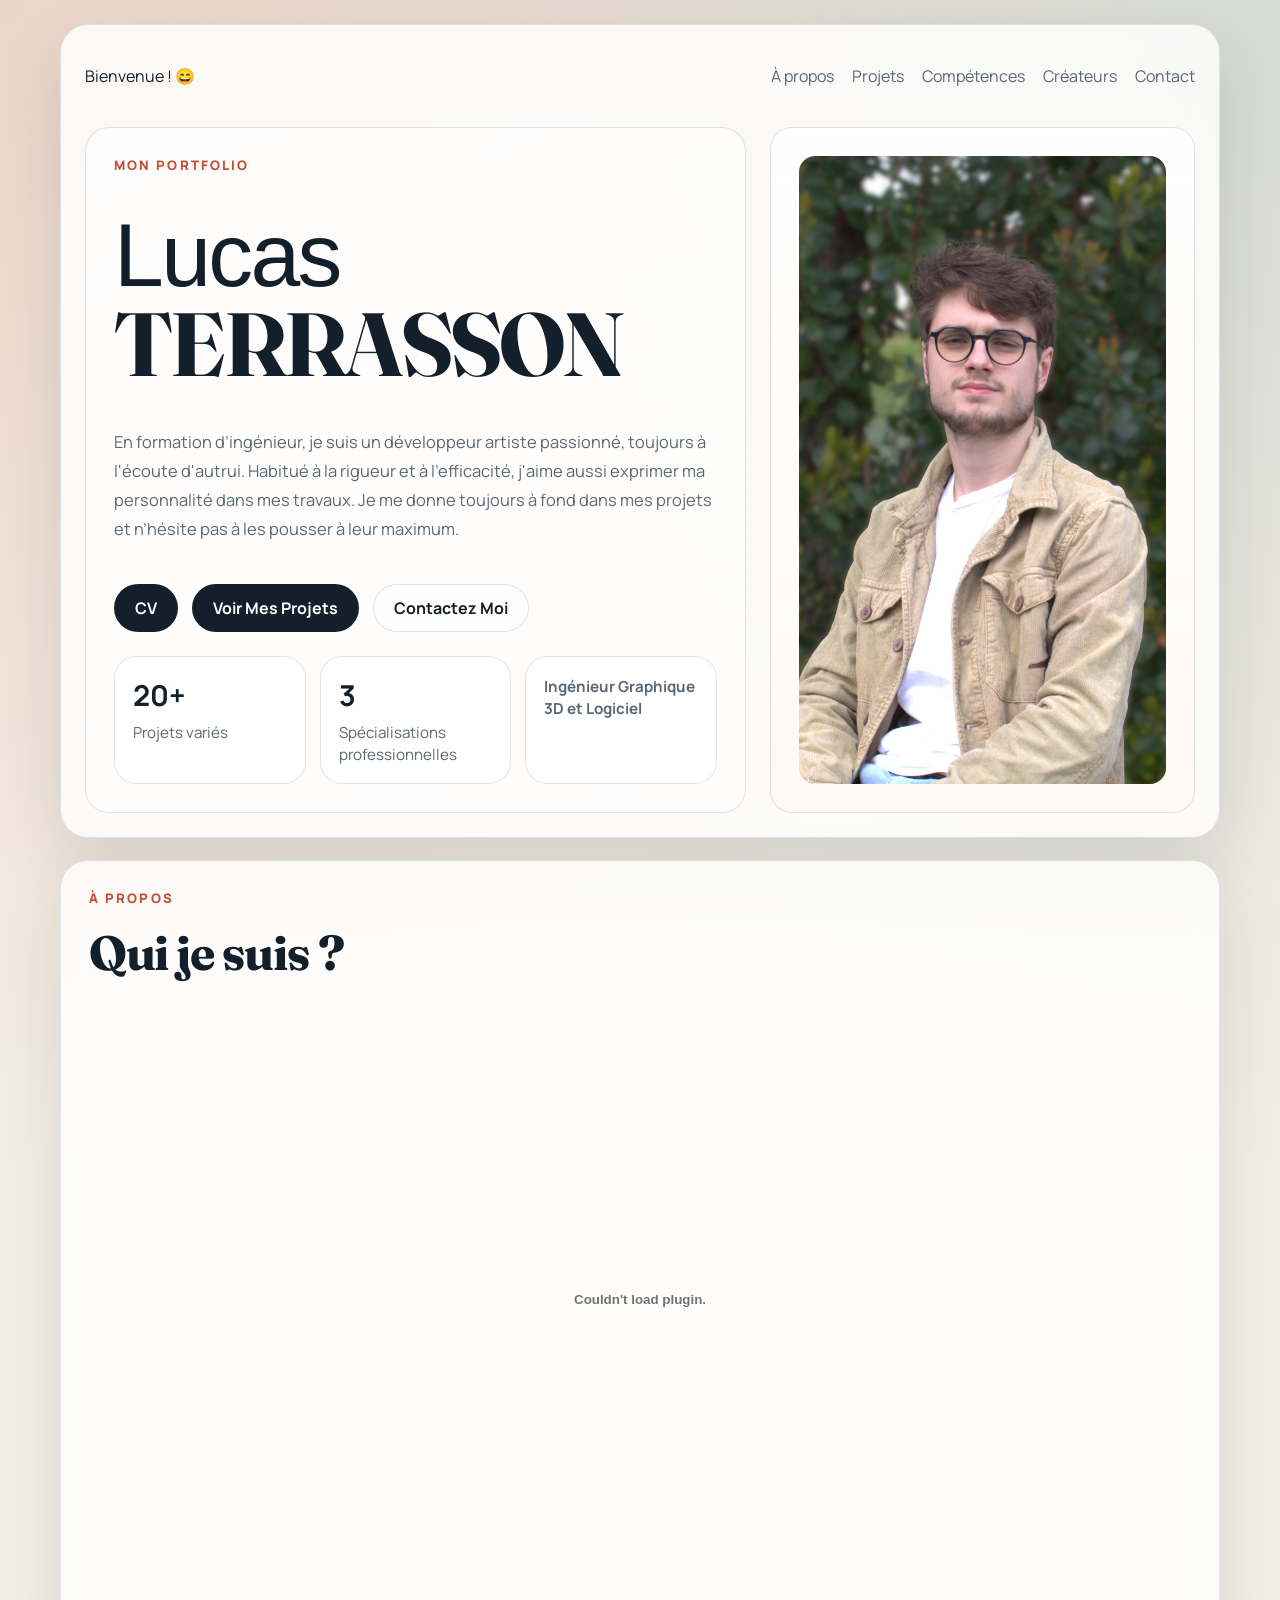
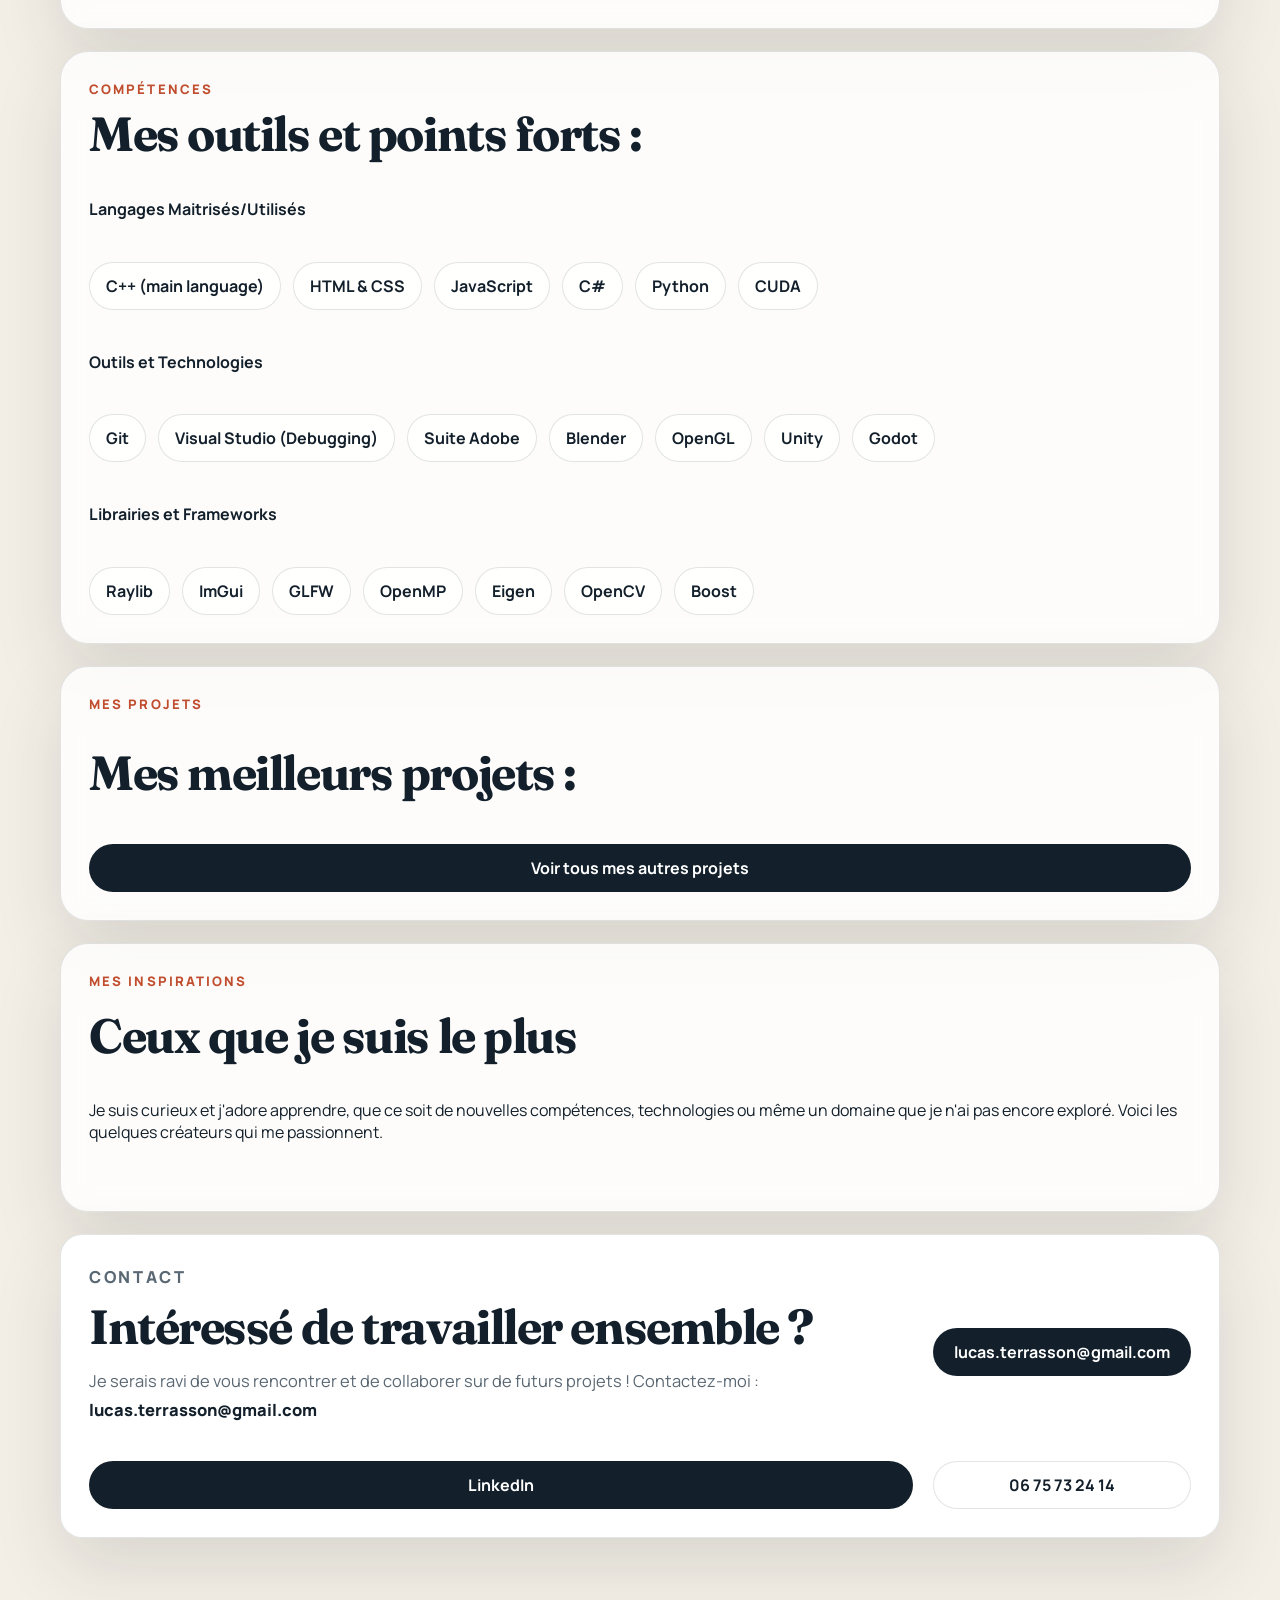
<file: index.html>
<!DOCTYPE html>
<html lang="en">
<head>
    <meta charset="UTF-8">
    <meta name="viewport" content="width=device-width, initial-scale=1.0">
    <meta http-equiv="Cache-Control" content="no-cache, no-store, must-revalidate">
    <meta http-equiv="Pragma" content="no-cache">
    <meta http-equiv="Expires" content="0">
    <link rel="icon" type="image/png" href="data/favicon.png">
    <title>Lucas TERRASSON</title>
    <link rel="preconnect" href="https://fonts.googleapis.com">
    <link rel="preconnect" href="https://fonts.gstatic.com" crossorigin>
    <link href="https://fonts.googleapis.com/css2?family=Manrope:wght@400;500;600;700;800&family=Fraunces:opsz,wght@9..144,600;9..144,700&display=swap" rel="stylesheet">
    <link rel="stylesheet" href="styles.css?v=1.0">
</head>
<body>
    <div class="page-shell">
        <header class="hero">
            <nav class="topbar" aria-label="Primary">
                <p class="Home" href="#home">Bienvenue ! 😄 </p>
                <div class="topbar-links">
                    <a href="#about">À propos</a>
                    <a href="#projects">Projets</a>
                    <a href="#skills">Compétences</a>
                    <a href="#creators">Créateurs</a>
                    <a href="#contact">Contact</a>
                </div>
            </nav>

            <div class="hero-grid" id="home">
                <div class="hero-copy">
                    <p class="eyebrow">Mon Portfolio</p>
                    <h1><span class="nameTitle">Lucas </span>TERRASSON</h1>
                    <p class="lede">
                        En formation d’ingénieur, je suis un développeur artiste passionné, toujours à l'écoute d'autrui. Habitué à la rigueur et à l'efficacité, j'aime aussi exprimer ma personnalité dans mes travaux. Je me donne toujours à fond dans mes projets et n’hésite pas à les pousser à leur maximum. 
                    </p>
                    <div class="hero-actions">
                        <a class="button button-primary" href="#about">CV</a>
                        <a class="button button-primary" href="#projects">Voir Mes Projets</a>
                        <a class="button button-secondary" href="#contact">Contactez Moi</a>
                    </div>
                    <div class="hero-stats" aria-label="Highlights">
                        <article>
                            <strong>20+</strong>
                            <span>Projets variés</span>
                        </article>
                        <article>
                            <strong>3</strong>
                            <span>Spécialisations professionnelles</span>
                        </article>
                        <article>
                            <span class="spanLittleStrong">Ingénieur Graphique 3D et Logiciel </span>
                        </article>
                    </div>
                </div>

                <aside class="hero-card">

                    <img src="data/Lucas2.jpg" alt="Lucas TERRASSON" class="idImage">

                    <!-- <p class="card-label">Currently focused on</p>
                    <h2>Interface design, frontend systems, and clean product storytelling.</h2>
                    <p>
                        Swap the placeholder details for your own summary, then edit the project data in `script.js` to
                        match your portfolio.
                    </p>
                    <ul class="focus-list">
                        <li>Frontend development</li>
                        <li>Brand and UI design</li>
                        <li>Fast static deployments</li> 
                    </ul> -->
                </aside>
            </div>
        </header>

        <main>
            <section class="section" id="about">
                <div class="section-heading">
                    <p class="eyebrow">À propos</p>
                    <h2>Qui je suis ?</h2>
                </div>
                <embed src="data/CVLucasTERRASSON.pdf" type="" width="100%" height="600px">
            </section>

            <section class="section split-section" id="skills">
                <div>
                    <p class="eyebrow">Compétences</p>
                    <h2>Mes outils et points forts :</h2>
                </div>
                <h4>Langages Maitrisés/Utilisés</h4>
                <div class="skill-tags" aria-label="Skills list">
                    <span>C++ (main language)</span>
                    <span>HTML & CSS</span>
                    <span>JavaScript</span>
                    <span>C#</span>
                    <span>Python</span>
                    <span>CUDA</span>
                </div>
                <h4>Outils et Technologies</h4>
                <div class="skill-tags" aria-label="Skills list">
                    <span>Git</span>
                    <span>Visual Studio (Debugging)</span>
                    <span>Suite Adobe</span>
                    <span>Blender</span>
                    <span>OpenGL</span>
                    <span>Unity</span>
                    <span>Godot</span>
                </div>

                <h4>Librairies et Frameworks</h4>
                <div class="skill-tags" aria-label="Skills list">
                    <span>Raylib</span>
                    <span>ImGui</span>
                    <span>GLFW</span>
                    <span>OpenMP</span>
                    <span>Eigen</span>
                    <span>OpenCV</span>
                    <span>Boost</span>
                </div>
            </section>

            <section class="section" id="projects">
                <div class="section-heading">
                    <p class="eyebrow">Mes projets</p>
                </div>
                <h2>Mes meilleurs projets :</h2>
                <div id="proj" class="projects-grid" aria-live="polite"></div>
                <a class="button button-primary" href="projects.html">Voir tous mes autres projets</a>
            </section>

            <section class="section" id="creators">
                <div class="section-heading">
                    <p class="eyebrow">Mes inspirations</p>
                    <h2>Ceux que je suis le plus</h2>
                </div>
                <p>Je suis curieux et j'adore apprendre, que ce soit de nouvelles compétences, technologies ou même un domaine que je n'ai pas encore exploré. Voici les quelques créateurs qui me passionnent.</p>
                <div id="creators-list" class="creators-grid" aria-live="polite"></div>
            </section>


            <section class="section contact-section" id="contact">
                <div>
                    <p class="eyebrow">Contact</p>
                    <h2>Intéressé de travailler ensemble ?</h2>
                    <p>Je serais ravi de vous rencontrer et de collaborer sur de futurs projets ! Contactez-moi : <span class="email">lucas.terrasson@gmail.com</span></p>
                </div>
                <a class="button button-primary" href="mailto:lucas.terrasson@gmail.com">lucas.terrasson@gmail.com</a>
                <a class="button button-primary" href="https://www.linkedin.com/in/lucas-terralilica" target="_blank">LinkedIn</a>
                <a class="button button-secondary" >06 75 73 24 14</a>
            </section>
        </main>
    </div>
    <script src="script.js?v=1.0"></script>
</body>
</html>
</file>
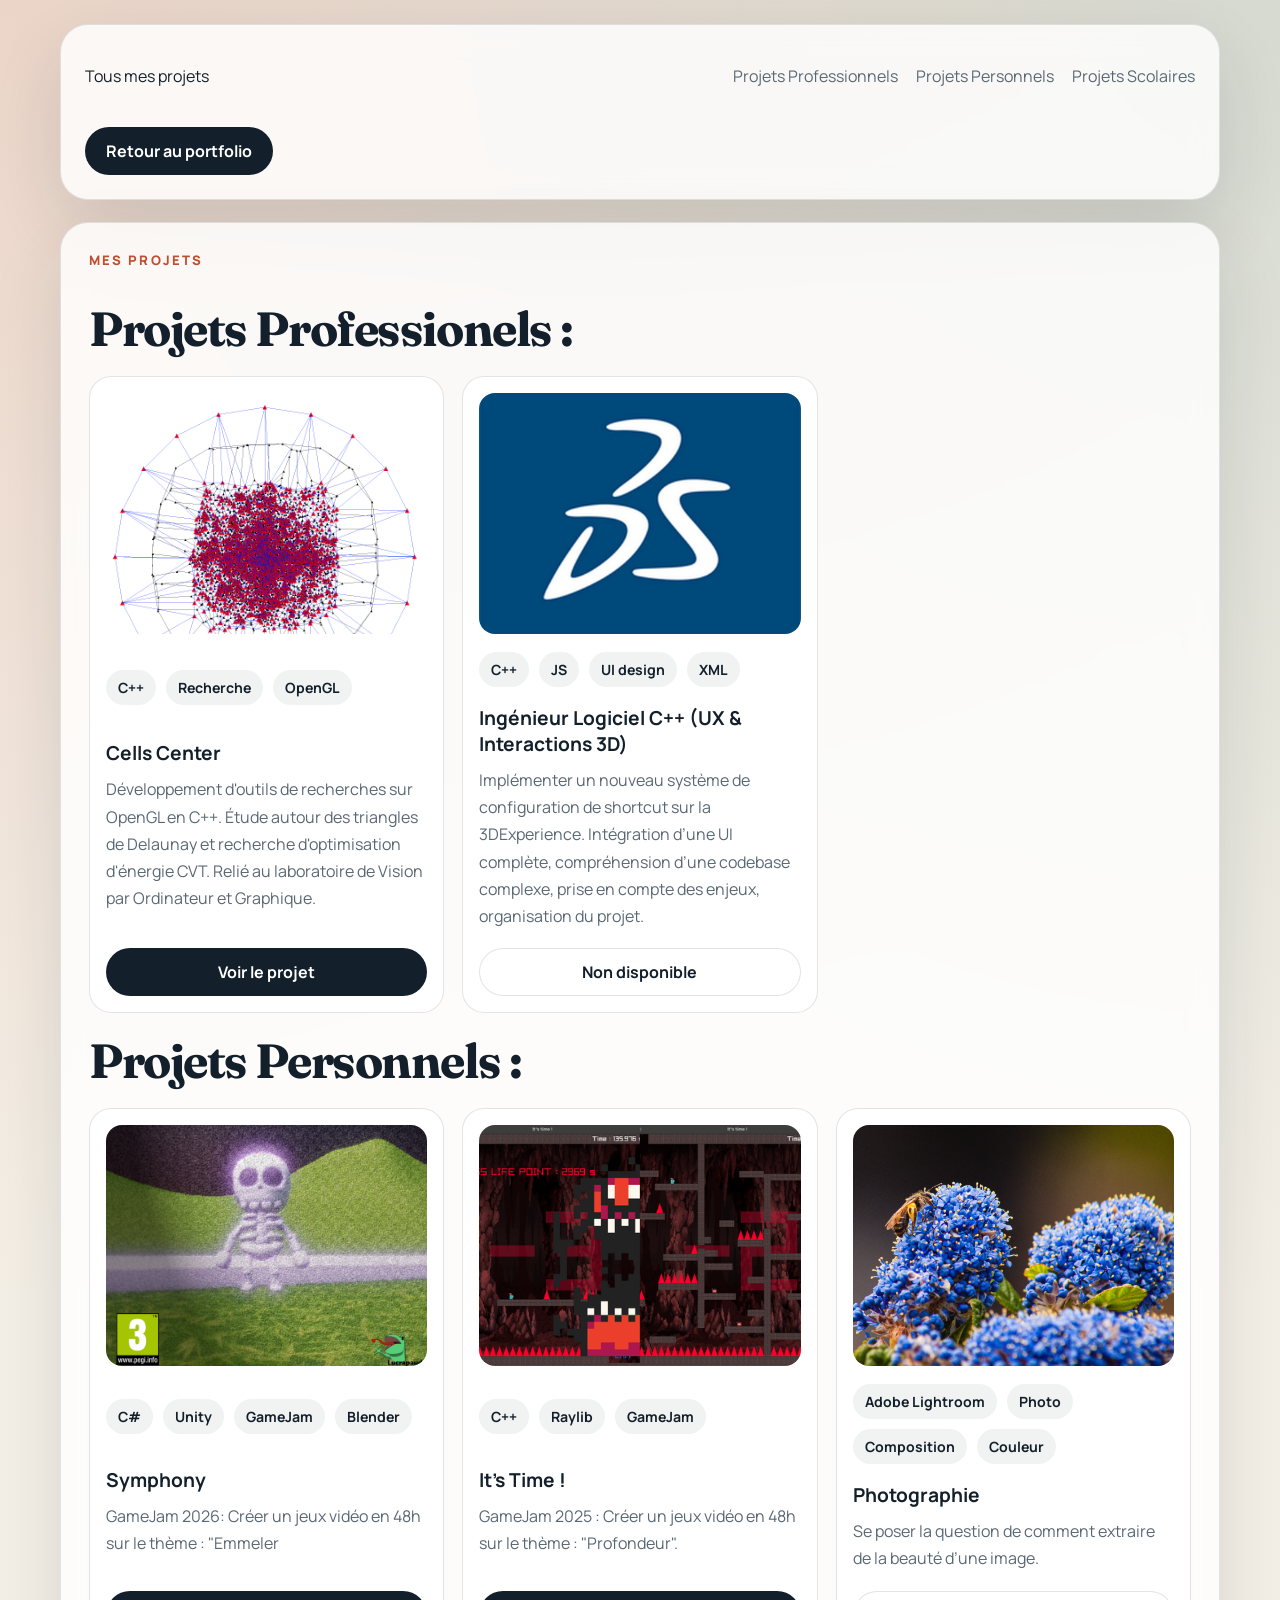
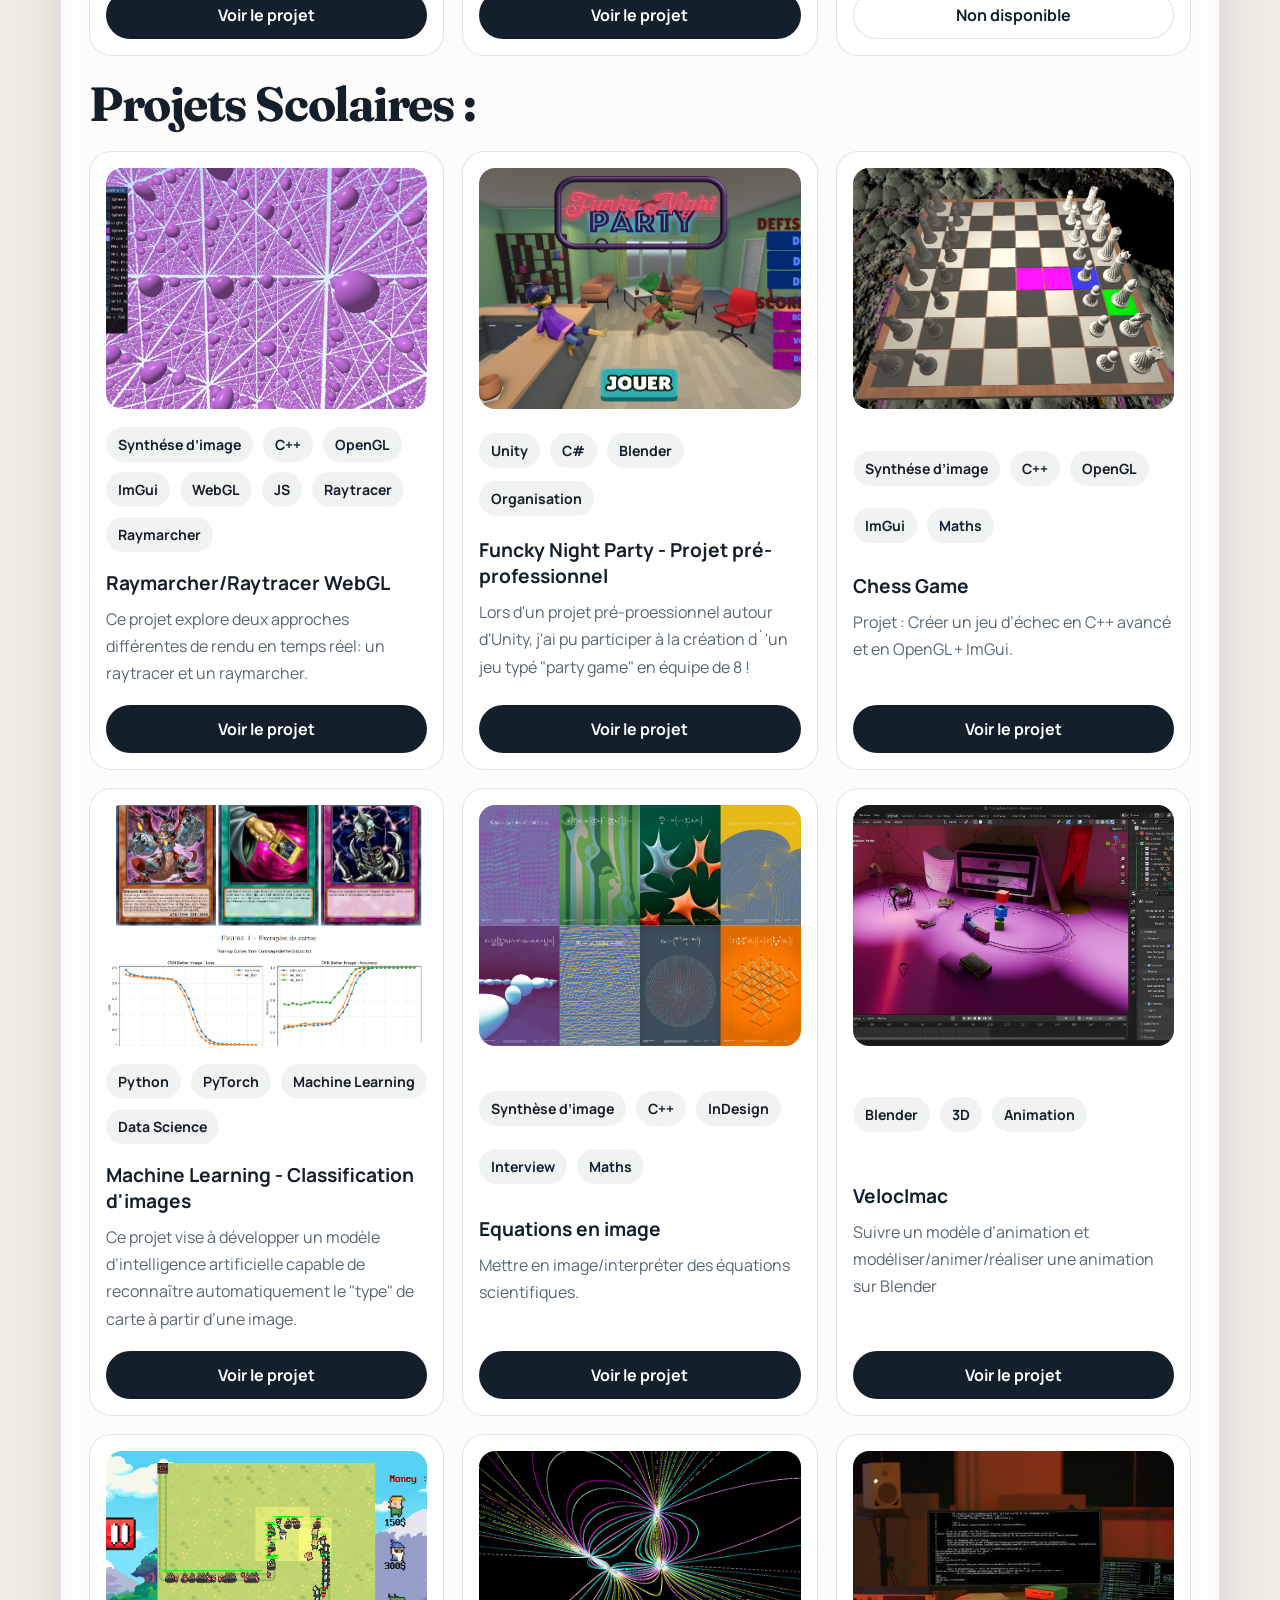
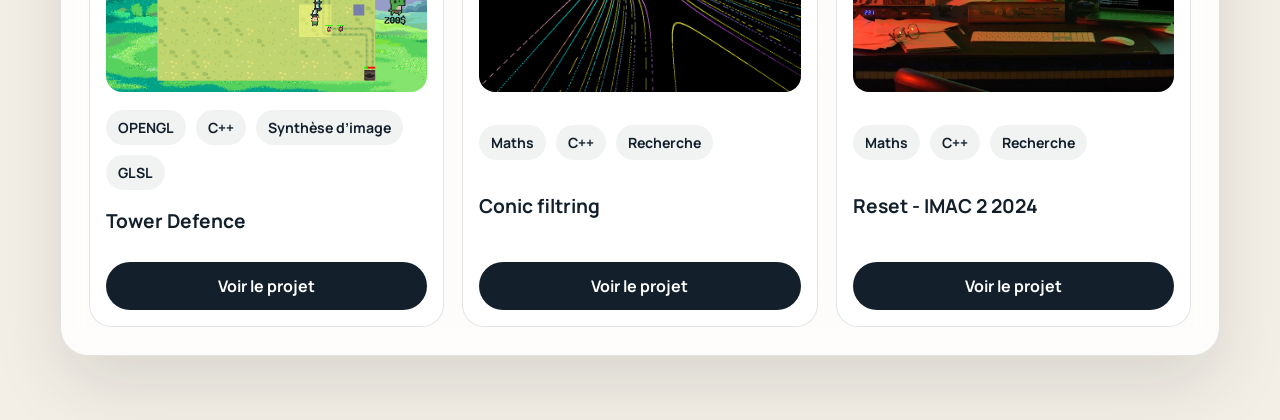
<file: projects.html>
<!DOCTYPE html>
<html lang="en">
<head>
    <meta charset="UTF-8">
    <meta name="viewport" content="width=device-width, initial-scale=1.0">
    <meta http-equiv="Cache-Control" content="no-cache, no-store, must-revalidate">
    <meta http-equiv="Pragma" content="no-cache">
    <meta http-equiv="Expires" content="0">
    <link rel="icon" type="image/png" href="data/favicon.png">
    <title>My projects</title>
    <link rel="preconnect" href="https://fonts.googleapis.com">
    <link rel="preconnect" href="https://fonts.gstatic.com" crossorigin>
    <link href="https://fonts.googleapis.com/css2?family=Manrope:wght@400;500;600;700;800&family=Fraunces:opsz,wght@9..144,600;9..144,700&display=swap" rel="stylesheet">
    <link rel="stylesheet" href="styles.css?v=1.0">
	<style>
		.hero-grid {
			display: grid;
			grid-template-columns: minmax(300px, 1fr) minmax(290px, 1fr);
			gap: 24px;
			align-items: stretch;
		}

		.idImage {
			object-fit: cover;
			border-radius: 8px;
		}
	</style>
</head>
<body>
    <div class="page-shell">
        <header class="hero">
            <nav class="topbar" aria-label="Primary">
                <p class="Home" href="#home">Tous mes projets</p>
                <div class="topbar-links">
                    <a href="#projPro">Projets Professionnels</a>
                    <a href="#projPerso">Projets Personnels</a>
                    <a href="#projSco">Projets Scolaires</a>
                </div>
            </nav>
            <a class="button button-primary" href="index.html">Retour au portfolio</a>
        </header>

        <main>

           <section class="section" id="projects">
                <div class="section-heading">
                    <p class="eyebrow">Mes projets</p>
                </div>
                <h2>Projets Professionels :</h2>
                <div id="projPro" class="projects-grid" aria-live="polite"></div>
                <h2>Projets Personnels :</h2>
                <div id="projPerso" class="projects-grid" aria-live="polite"></div>
                <h2>Projets Scolaires :</h2>
                <div id="projSco" class="projects-grid" aria-live="polite"></div>
            </section>

        </main>
    </div>
    <script src="projects.js?v=1.0"></script> 
</body>
</html>
</file>
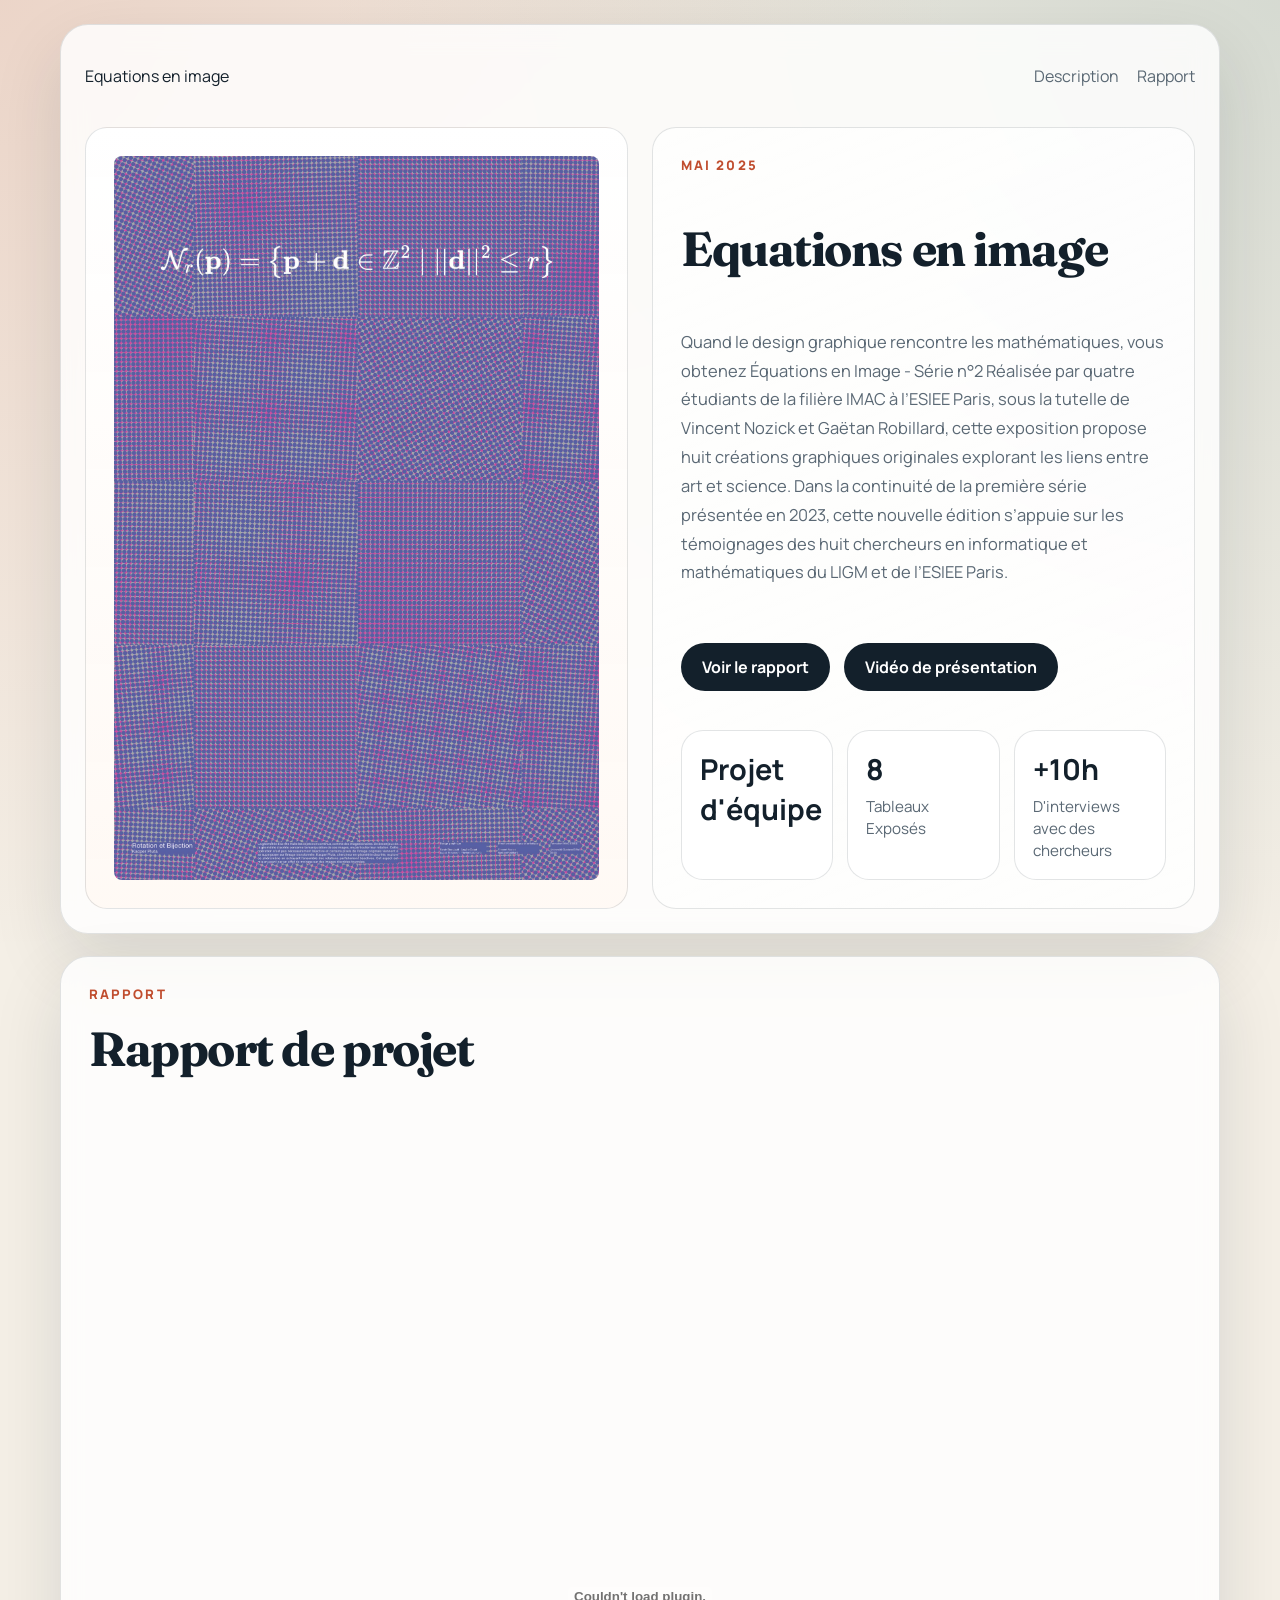
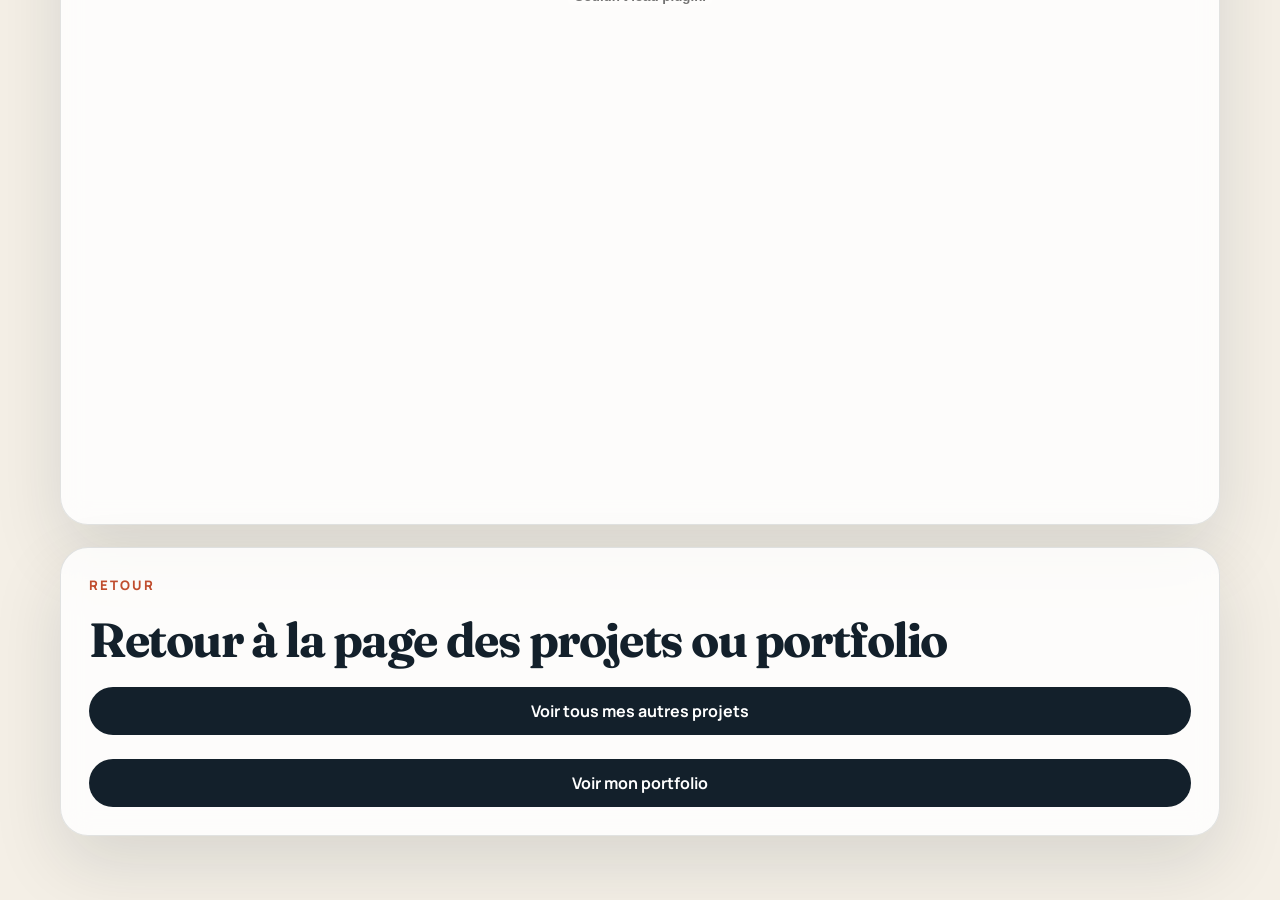
<file: projects/p1/equation.html>
<!DOCTYPE html>
<html lang="en">
<head>
    <meta charset="UTF-8">
    <meta name="viewport" content="width=device-width, initial-scale=1.0">
    <meta http-equiv="Cache-Control" content="no-cache, no-store, must-revalidate">
    <meta http-equiv="Pragma" content="no-cache">
    <meta http-equiv="Expires" content="0">
    <link rel="icon" type="image/png" href="data/favicon.png">
    <title>Equations en image</title>
    <link rel="preconnect" href="https://fonts.googleapis.com">
    <link rel="preconnect" href="https://fonts.gstatic.com" crossorigin>
    <link href="https://fonts.googleapis.com/css2?family=Manrope:wght@400;500;600;700;800&family=Fraunces:opsz,wght@9..144,600;9..144,700&display=swap" rel="stylesheet">
    <link rel="stylesheet" href="../../styles.css?v=1.0">
	<style>
		.hero-grid {
			display: grid;
			grid-template-columns: minmax(300px, 1fr) minmax(290px, 1fr);
			gap: 24px;
			align-items: stretch;
		}

		.idImage {
			object-fit: cover;
			border-radius: 8px;
		}
	</style>
</head>
<body>
    <div class="page-shell">
        <header class="hero">
            <nav class="topbar" aria-label="Primary">
                <p class="Home" href="#home">Equations en image</p>
                <div class="topbar-links">
                    <a href="#Description">Description</a>
                    <a href="#Rapport">Rapport</a>
                </div>
            </nav>

            <div class="hero-grid" id="Description">
                <aside class="hero-card">

                    <img src="data/affiche.jpg" alt="Lucas TERRASSON" class="idImage">

                </aside>


                <div class="hero-copy">
                    <p class="eyebrow">Mai 2025</p>
                    <h2>Equations en image</h2>
                    <p class="lede">
Quand le design graphique rencontre les mathématiques, vous obtenez Équations en Image - Série n°2
Réalisée par quatre étudiants de la filière IMAC à l’ESIEE Paris, sous la tutelle de Vincent Nozick et Gaëtan Robillard, cette exposition propose huit créations graphiques originales explorant les liens entre art et science.
Dans la continuité de la première série présentée en 2023, cette nouvelle édition s’appuie sur les témoignages des huit chercheurs en informatique et mathématiques du LIGM et de l’ESIEE Paris.

                    </p>
                    <div class="hero-actions">
                        <a class="button button-primary" href="#Rapport">Voir le rapport</a>
                        <a class="button button-primary" href="https://www.youtube.com/watch?v=CKt_uyoSciQ">Vidéo de présentation</a>
                    </div>
                    <div class="hero-stats" aria-label="Highlights" >
                        <article>
                            <strong>Projet d'équipe</strong>
                        </article>
                        <article>
                            <strong>8</strong>
                            <span>Tableaux Exposés</span>
                        </article>
                        <article>
                            <strong>+10h</strong>
                            <span>D'interviews avec des chercheurs</span>
                        </article>
                    </div>
                </div>

            </div>
        </header>

        <main>

            <section class="section" id="Rapport">
                <div class="section-heading">
                    <p class="eyebrow">Rapport</p>
                    <h2>Rapport de projet</h2>
                </div>
                <embed src="data/catalogue.pdf" type="" width="100%" height="1000px">

            </section>


            <section class="section" id="BackHome">
                <div class="section-heading">
                    <p class="eyebrow">Retour</p>
                    <h2>Retour à la page des projets ou portfolio</h2>
                </div>
                <a class="button button-primary" href="../../projects.html">Voir tous mes autres projets</a>
                <a class="button button-primary" href="../../index.html">Voir mon portfolio</a>
            </section>
        </main>
    </div>
</body>
</html>
</file>
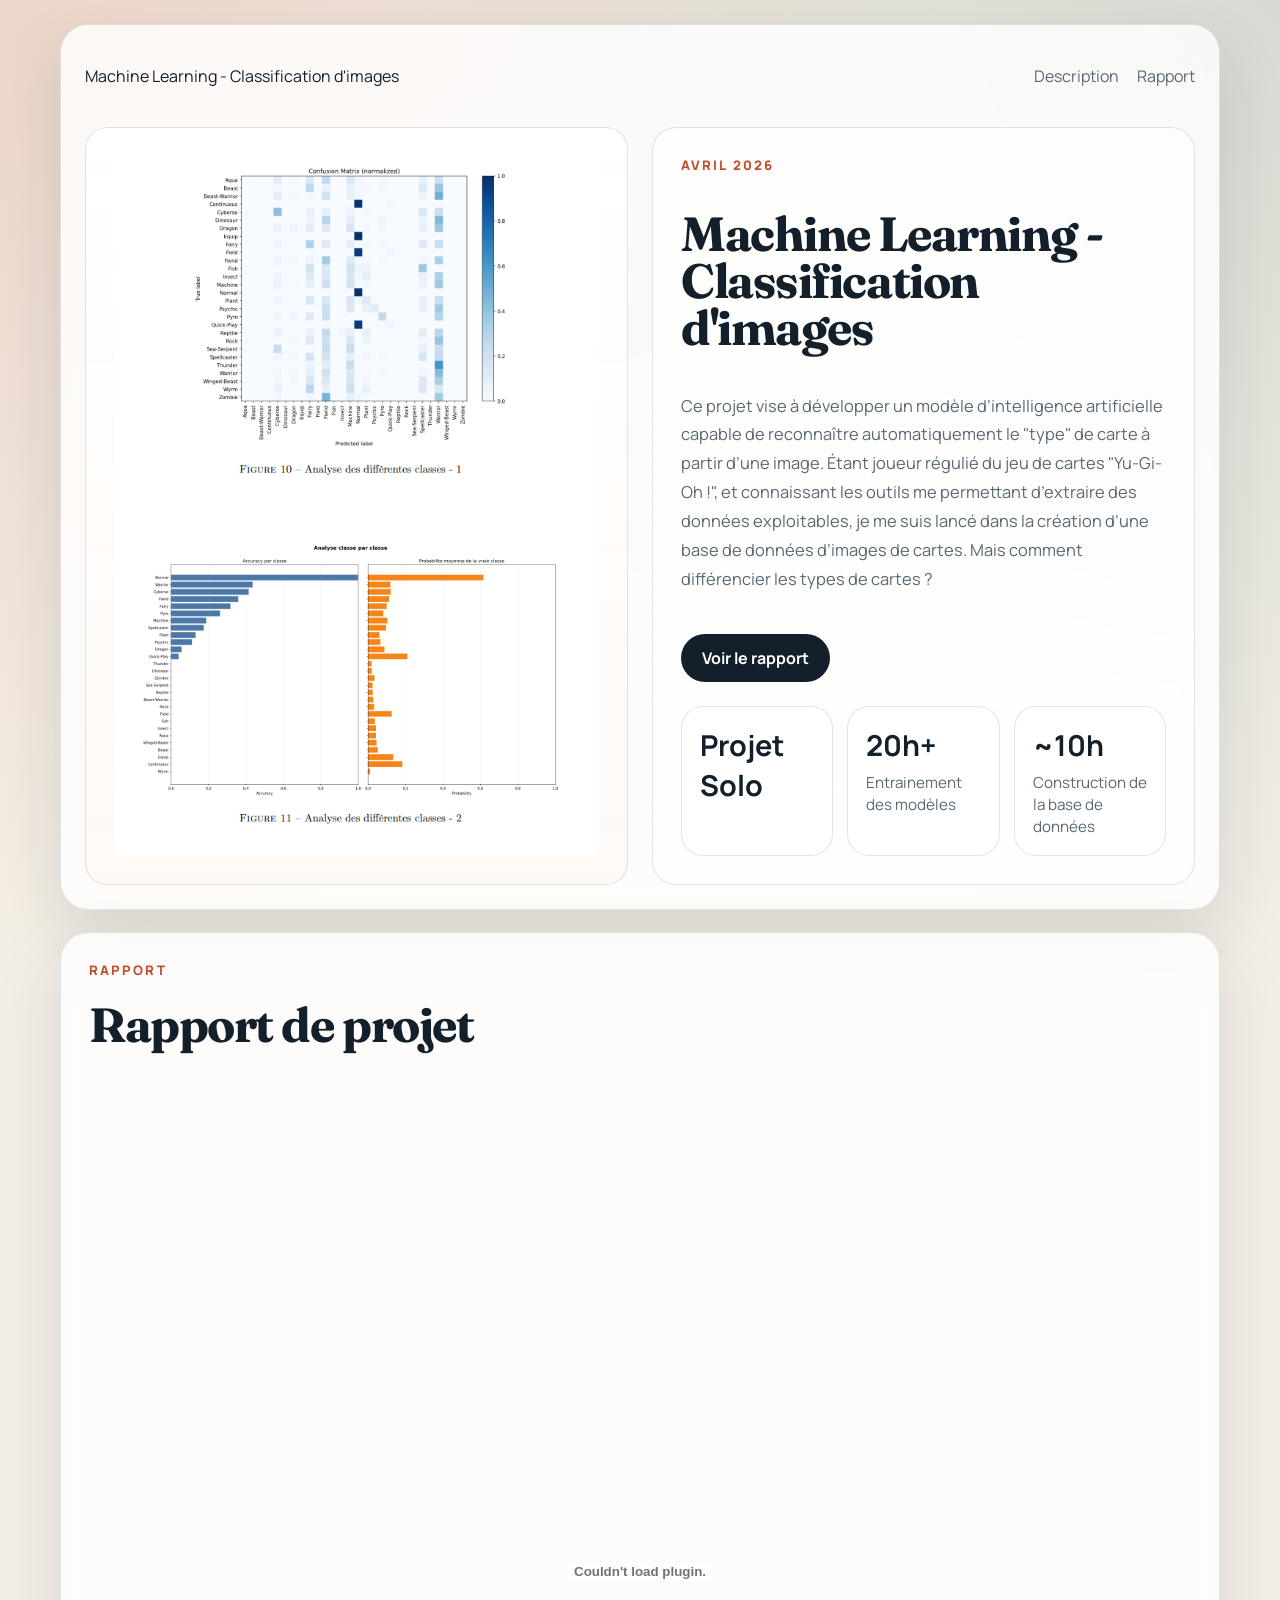
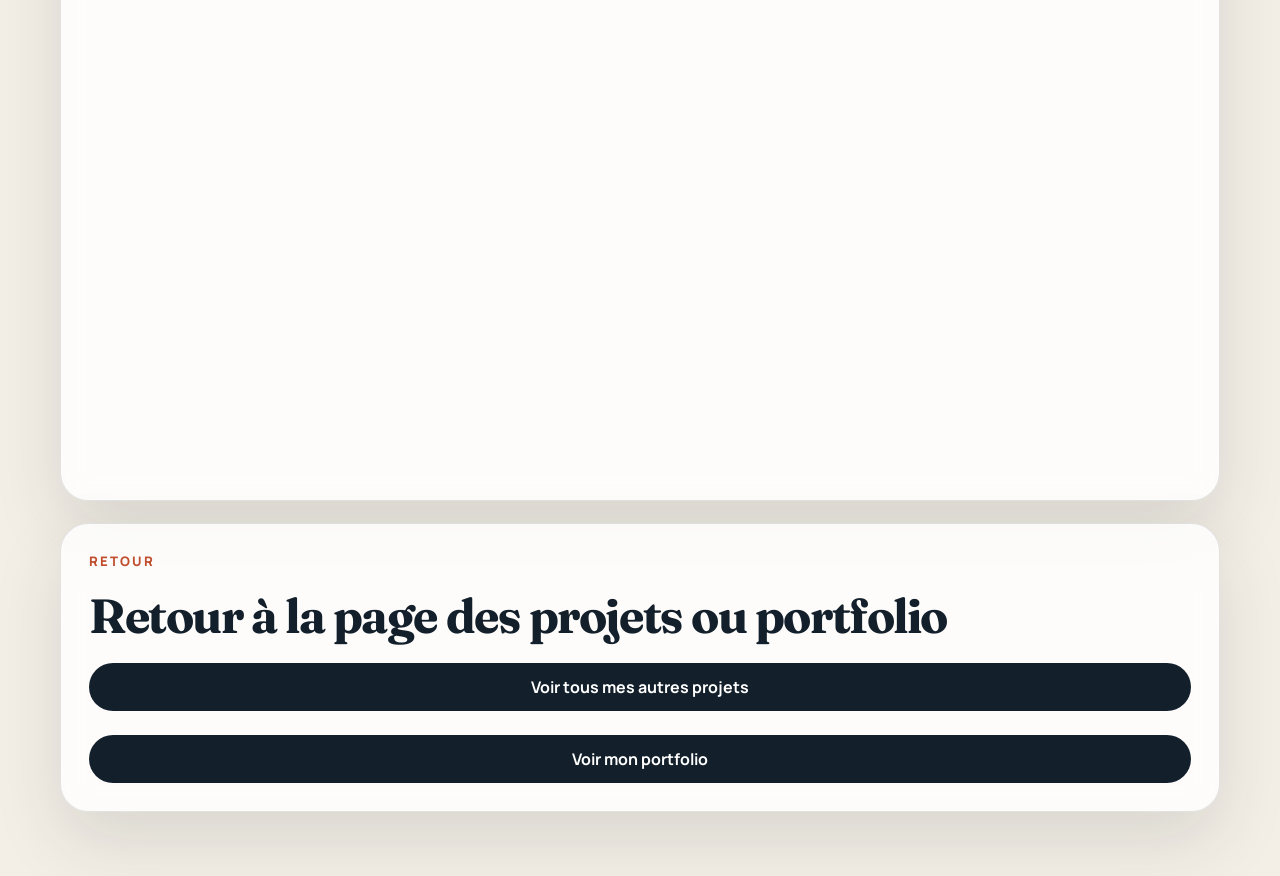
<file: projects/p2/machineLearning.html>
<!DOCTYPE html>
<html lang="en">
<head>
    <meta charset="UTF-8">
    <meta name="viewport" content="width=device-width, initial-scale=1.0">
    <meta http-equiv="Cache-Control" content="no-cache, no-store, must-revalidate">
    <meta http-equiv="Pragma" content="no-cache">
    <meta http-equiv="Expires" content="0">
    <link rel="icon" type="image/png" href="data/favicon.png">
    <title>Machine Learning - Classification d'images</title>
    <link rel="preconnect" href="https://fonts.googleapis.com">
    <link rel="preconnect" href="https://fonts.gstatic.com" crossorigin>
    <link href="https://fonts.googleapis.com/css2?family=Manrope:wght@400;500;600;700;800&family=Fraunces:opsz,wght@9..144,600;9..144,700&display=swap" rel="stylesheet">
    <link rel="stylesheet" href="../../styles.css?v=1.0">
	<style>
		.hero-grid {
			display: grid;
			grid-template-columns: minmax(300px, 1fr) minmax(290px, 1fr);
			gap: 24px;
			align-items: stretch;
		}

		.idImage {
			object-fit: cover;
			border-radius: 8px;
		}
	</style>
</head>
<body>
    <div class="page-shell">
        <header class="hero">
            <nav class="topbar" aria-label="Primary">
                <p class="Home" href="#home">Machine Learning - Classification d'images</p>
                <div class="topbar-links">
                    <a href="#Description">Description</a>
                    <a href="#Rapport">Rapport</a>
                </div>
            </nav>

            <div class="hero-grid" id="Description">
                <aside class="hero-card">

                    <img src="data/dataExemple.png" alt="Lucas TERRASSON" class="idImage">

                </aside>


                <div class="hero-copy">
                    <p class="eyebrow">Avril 2026</p>
                    <h2>Machine Learning - Classification d'images</h2>
                    <p class="lede">
                        Ce projet vise à développer un modèle d’intelligence artificielle capable de reconnaître automatiquement le "type"
                        de carte à partir d’une image.
                        Étant joueur régulié du jeu de cartes "Yu-Gi-Oh !", et connaissant les outils me permettant d’extraire des données
                        exploitables, je me suis lancé dans la création d’une base de données d’images de cartes. Mais comment différencier
                        les types de cartes ?
                    </p>
                    <div class="hero-actions">
                        <a class="button button-primary" href="#Rapport">Voir le rapport</a>
                    </div>
                    <div class="hero-stats" aria-label="Highlights" >
                        <article>
                            <strong>Projet Solo</strong>
                        </article>
                        <article>
                            <strong>20h+</strong>
                            <span>Entrainement des modèles</span>
                        </article>
                        <article>
                            <strong>~10h</strong>
                            <span>Construction de la base de données</span>
                        </article>
                    </div>
                </div>

            </div>
        </header>

        <main>

            <section class="section" id="Rapport">
                <div class="section-heading">
                    <p class="eyebrow">Rapport</p>
                    <h2>Rapport de projet</h2>
                </div>
                <embed src="data/LucasTERRASSON.pdf" type="" width="100%" height="1000px">

            </section>


            <section class="section" id="BackHome">
                <div class="section-heading">
                    <p class="eyebrow">Retour</p>
                    <h2>Retour à la page des projets ou portfolio</h2>
                </div>
                <a class="button button-primary" href="../../projects.html">Voir tous mes autres projets</a>
                <a class="button button-primary" href="../../index.html">Voir mon portfolio</a>
            </section>
        </main>
    </div>
</body>
</html>
</file>
<file: styles.css>
:root {
    color-scheme: light;
    --bg: #f4efe6;
    --surface: rgba(255, 255, 255, 0.82);
    --surface-strong: #ffffff;
    --text: #13202b;
    --muted: #5a6874;
    --line: rgba(19, 32, 43, 0.12);
    --accent: #c04d2e;
    --accent-soft: #fff0e8;
    --shadow: 0 28px 70px rgba(19, 32, 43, 0.12);

    --bgBody1 : rgba(192, 77, 46, 0.16);
    --bgBody2 : rgba(30, 91, 86, 0.14);
    
}

* {
    box-sizing: border-box;
}

html {
    scroll-behavior: smooth;
}

body {
    margin: 0;
    font-family: "Manrope", sans-serif;
    color: var(--text);
    background:
        radial-gradient(circle at top left, var(--bgBody1), transparent 34%),
        radial-gradient(circle at right top, var(--bgBody2), transparent 34%),
        var(--bg);
}

a {
    color: inherit;
    text-decoration: none;
}

.page-shell {
    width: min(1160px, calc(100% - 32px));
    margin: 0 auto;
    padding: 24px 0 64px;
}



.hero,
.section,
.contact-section {
    background: var(--surface);
    backdrop-filter: blur(14px);
    border: 1px solid var(--line);
    border-radius: 28px;
    box-shadow: var(--shadow);
}

.hero {
    padding: 24px;
}

.topbar {
    display: flex;
    align-items: center;
    justify-content: space-between;
    gap: 16px;
    padding-bottom: 24px;
}

.brand {
    font-family: "Fraunces", serif;
    font-size: 1.4rem;
    letter-spacing: 0.02em;
}

.topbar-links {
    display: flex;
    flex-wrap: wrap;
    gap: 18px;
    color: var(--muted);
}

.topbar-links a,
.skill-tags span,
.button {
    transition: transform 180ms ease, border-color 180ms ease, background-color 180ms ease, color 180ms ease;
}

.topbar-links a:hover,
.topbar-links a:focus-visible {
    color: var(--text);
}

.hero-grid {
    display: grid;
    grid-template-columns: minmax(0, 1.4fr) minmax(290px, 0.9fr);
    gap: 24px;
    align-items: stretch;
}

.hero-copy,
.hero-card,
.section,
.contact-section {
    padding: 28px;
}

.eyebrow {
    margin: 0 0 12px;
    font-size: 0.82rem;
    font-weight: 800;
    letter-spacing: 0.16em;
    text-transform: uppercase;
    color: var(--accent);
}

h1,
h2,
.hero-card h2 {
    margin: 0;
    font-family: "Fraunces", serif;
    line-height: 0.98;
    letter-spacing: -0.03em;
}

h1 {
    font-size: clamp(3rem, 8vw, 5.6rem);
    max-width: 11ch;
}

.nameTitle {
    font-family:'Segoe UI', Tahoma, Geneva, Verdana, sans-serif;
    font-weight: 200;
}

h2 {
    font-size: clamp(2rem, 4vw, 3rem);
}

.spanLittleStrong {
    font-weight: 700;
    
}

.lede,
.hero-card p,
.about-grid p,
.contact-section p {
    color: var(--muted);
    font-size: 1.03rem;
    line-height: 1.75;
}


.hero-copy {
    display: flex;
    flex-direction: column;
    justify-content: space-between;
    gap: 24px;
    min-height: 100%;
    background: linear-gradient(160deg, rgba(255, 255, 255, 0.7), rgba(255, 255, 255, 0.48));
    border-radius: 24px;
    border: 1px solid var(--line);

}

.hero-actions {
    display: flex;
    flex-wrap: wrap;
    gap: 14px;
}

.button {
    bottom: 0;
    display: inline-flex;
    align-items: center;
    justify-content: center;
    min-height: 48px;
    max-height: 48px;
    padding: 0 20px;
    border-radius: 999px;
    border: 1px solid transparent;
    font-weight: 700;
}

.button:hover,
.button:focus-visible,
.skill-tags span:hover,
.skill-tags span:focus-visible {
    transform: translateY(-1px);
}

.button-primary {
    background: var(--text);
    color: #fff;
}

.button-primary:hover,
.button-primary:focus-visible {
    background: #0c151d;
}

.button-secondary {
    border-color: var(--line);
    background: rgba(255, 255, 255, 0.55);
}

.hero-stats {
    display: grid;
    grid-template-columns: repeat(3, minmax(0, 1fr));
    gap: 14px;
}

.email {
    color: var(--text);
    font-weight: 1000;
}

.hero-stats article,
.project-card,
.hero-card,
.contact-section {
    background: var(--surface-strong);
    border: 1px solid var(--line);
    border-radius: 22px;
}

.hero-stats article {
    padding: 18px;
}

.hero-stats strong {
    display: block;
    font-size: 1.8rem;
    margin-bottom: 6px;
}

.hero-stats span,
.card-label {
    color: var(--muted);
    font-size: 0.95rem;
}

.hero-card {
    display: flex;
    flex-direction: column;
    justify-content: space-between;
    gap: 18px;
    background: linear-gradient(180deg, rgba(255, 255, 255, 0.98), rgba(255, 249, 244, 0.95));
}

.focus-list {
    display: grid;
    gap: 10px;
    padding: 0;
    margin: 0;
    list-style: none;
}

.focus-list li {
    padding: 14px 16px;
    border-radius: 14px;
    background: var(--accent-soft);
    font-weight: 700;
}

main {
    display: grid;
    gap: 22px;
    margin-top: 22px;
}

.section {
    display: grid;
    gap: 24px;
}

.section-heading {
    display: grid;
    gap: 10px;
}

.about-grid,
.split-section,
.contact-section {
    display: grid;
    gap: 20px;
}

.about-grid {
    grid-template-columns: repeat(2, minmax(0, 1fr));
}

.projects-grid {
    display: grid;
    grid-template-columns: repeat(3, minmax(0, 1fr));
    gap: 18px;
}

.creators-grid {
    display: grid;
    grid-template-columns: repeat(3, minmax(0, 1fr));
    gap: 18px;
}

.project-card {
    position: relative;
    overflow: hidden;
    display: grid;
    grid-template-rows: auto auto auto 48px;
    gap: 18px;
    padding: 16px;
}



.project-card img {
    width: 100%;
    aspect-ratio: 4 / 3;
    object-fit: cover;
    border-radius: 16px;
    background: #ece2d6;
}

.project-card h3 {
    margin: 0 0 10px;
    font-size: 1.2rem;
}

.project-card p {
    margin: 0;
    color: var(--muted);
    line-height: 1.7;
}

.creator-card {
    overflow: hidden;
    padding: 16px;
    background: var(--surface-strong);
    border: 1px solid var(--line);
    border-radius: 22px;
    box-shadow: 0 14px 34px rgba(19, 32, 43, 0.08);
}

.creator-card-top {
    display: grid;
    grid-template-columns: 96px minmax(0, 1fr);
    gap: 16px;
    align-items: center;
}

.creator-card img {
    width: 100%;
    aspect-ratio: 1 / 1;
    object-fit: cover;
    border-radius: 18px;
    background: #ece2d6;
}

.creator-card-body {
    display: grid;
    gap: 12px;
    min-width: 0;
}

.creator-label {
    margin: 0 0 8px;
    color: var(--accent);
    font-size: 0.82rem;
    font-weight: 800;
    letter-spacing: 0.14em;
    text-transform: uppercase;
}

.creator-card h3 {
    margin: 0;
    font-size: 1.2rem;
}

.creator-subtitle {
    margin: 8px 0 0;
    color: var(--muted);
    font-size: 0.95rem;
    line-height: 1.45;
}

.creator-links {
    display: flex;
    flex-wrap: wrap;
    gap: 10px;
}

.button-small {
    min-height: 40px;
    max-height: 40px;
    padding: 0 14px;
    font-size: 0.9rem;
}

.idImage {
    width: 100%;
    height: 100%;
    aspect-ratio: auto;
    object-fit: cover;
    border-radius: 16px;
    background: #ece2d6;
}

.project-meta {
    display: flex;
    flex-wrap: wrap;
    gap: 10px;
}

.project-meta span {
    padding: 8px 12px;
    height: min-content;
    border-radius: 999px;
    background: rgba(19, 32, 43, 0.06);
    font-size: 0.88rem;
    font-weight: 700;
}

.skill-tags {
    display: flex;
    flex-wrap: wrap;
    gap: 12px;
}

.skill-tags span {
    padding: 12px 16px;
    border-radius: 999px;
    border: 1px solid var(--line);
    background: rgba(255, 255, 255, 0.7);
    font-weight: 700;
}

.contact-section {
    grid-template-columns: minmax(0, 1.2fr) auto;
    align-items: center;
}

@media (max-width: 960px) {
    .hero-grid,
    .projects-grid,
    .creators-grid,
    .about-grid,
    .contact-section {
        grid-template-columns: 1fr;
    }

    .hero-stats {
        grid-template-columns: 1fr;
    }
}

@media (max-width: 720px) {
    .page-shell {
        width: min(100% - 20px, 1160px);
        padding-top: 10px;
    }

    .hero,
    .section,
    .contact-section {
        border-radius: 22px;
    }

    .hero,
    .section,
    .contact-section,
    .hero-copy,
    .hero-card {
        padding: 20px;
    }

    .creator-card-top {
        grid-template-columns: 1fr;
    }

    .creator-card img {
        aspect-ratio: 16 / 9;
    }

    .topbar {
        align-items: flex-start;
        flex-direction: column;
    }
}
</file>
